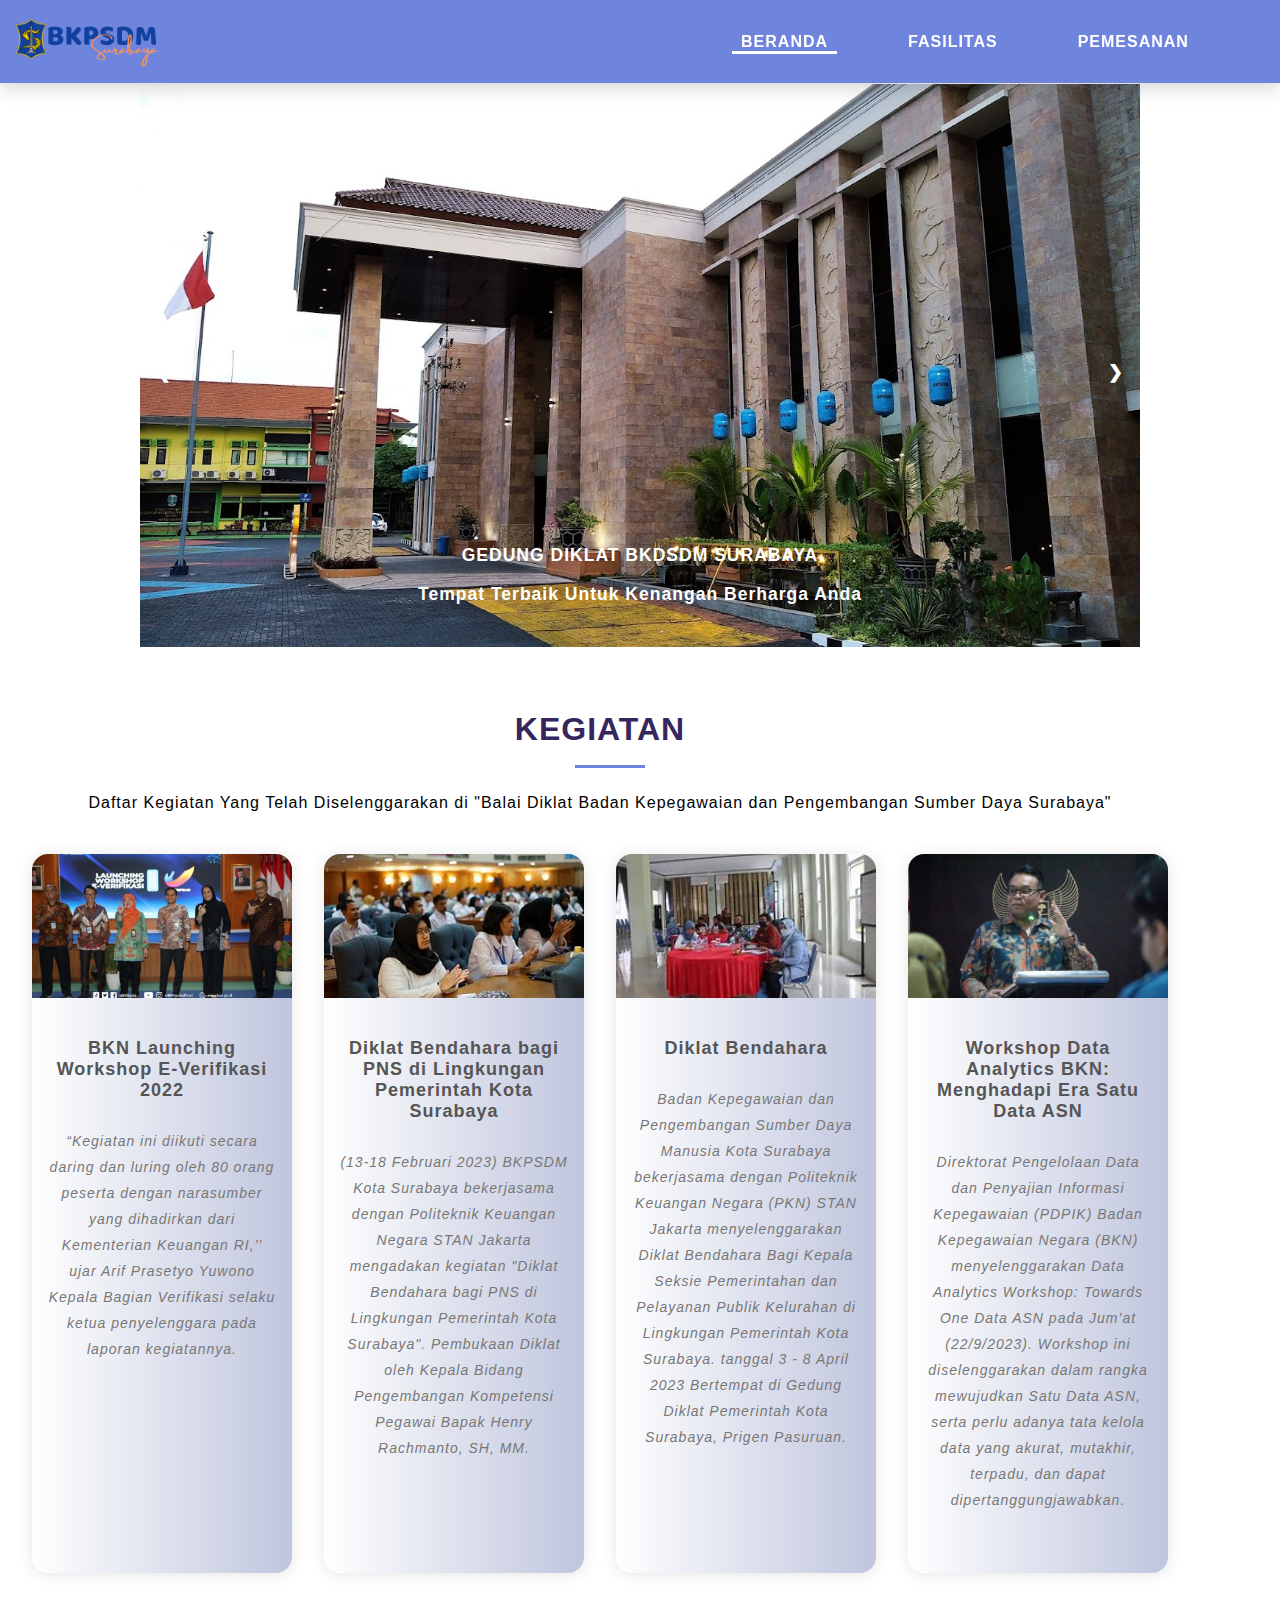
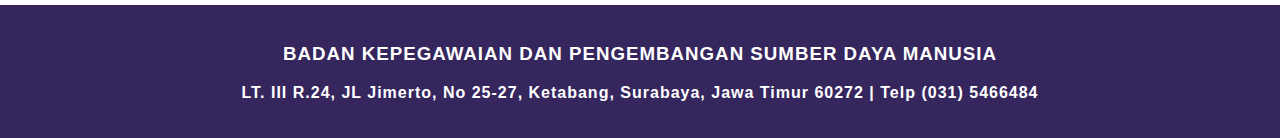
<file: public/index.html>
<!DOCTYPE html>
<html lang="id">
  <head>
    <meta charset="UTF-8" />
    <meta name="viewport" content="width=device-width, initial-scale=1.0" />
    <meta http-equiv="X-UA-Compatible" content="ie=edge" />
    <link rel="stylesheet" href="../src/css/styles.css" />
    <title>Balai Diklat Surabaya</title>
  </head>
  <body>
    <header>
      <nav>
        <div class="logo">
          <a style="height: 5rem" href="https://bkd.surabaya.go.id/"
            ><img src="../src/assets/logo.png" alt="Logo Image"
          /></a>
        </div>
        <div class="hamburger">
          <div class="line1"></div>
          <div class="line2"></div>
          <div class="line3"></div>
        </div>
        <ul class="nav-links">
          <li><a id="navTab1" class="active" href="#">Beranda</a></li>
          <li><a id="navTab2" href="#">fasilitas</a></li>
          <li><a id="navTab3" class="navTab3" href="#">Pemesanan</a></li>
        </ul>
      </nav>
    </header>
    <main>
      <section id="tab1">
        <div class="slideshow-container">
          <div class="mySlides1">
            <img
              src="../src/assets/LOKASI.jpg"
              alt="slideshow1"
              style="width: 100%"
            />
            <div class="text">
              <h3>
                <a
                  href="https://www.google.com/maps/place/Badan+Pengembangan+Sumber+Daya+Manusia+Provinsi+Jawa+Timur/@-7.2679187,112.6056307,13z/data=!4m10!1m2!2m1!1sbadan+kepegawaian+dan+pengembangan+sumber+daya+manusia+kota+surabaya!3m6!1s0x2dd7fe8322a0a42d:0x7bd31368b05ee1d8!8m2!3d-7.2679187!4d112.6777285![base64]!16s%2Fg%2F1hdyx6rjw?entry=ttu"
                  >GEDUNG DIKLAT BKDSDM SURABAYA</a
                >
                <p>Tempat Terbaik Untuk Kenangan Berharga Anda</p>
              </h3>
            </div>
          </div>

          <div class="mySlides1">
            <img
              src="../src/assets/RUANGAN.jpg"
              alt="slideshow2"
              style="width: 100%"
            />
            <div class="text">
              <h3>
                <a href="section ">TEMPAT YANG AMAN DAN NYAMAN</a>
                <p>Bersih dan jauh dari mobilitas manusia</p>
              </h3>
            </div>
          </div>

          <div class="mySlides1">
            <img
              src="../src/assets/KEGIATAN.jpg"
              alt="slideshow3"
              style="width: 100%"
            />
            <div class="text">
              <h3>
                <a href="section ">KEGIATAN</a>
                <p>Tersedia Untuk Segala Acara Anda</p>
              </h3>
            </div>
          </div>

          <a class="prev" onclick="plusSlides(-1, 0)">&#10094;</a>
          <a class="next" onclick="plusSlides(1, 0)">&#10095;</a>
        </div>

        <section class="kegiatan">
          <div class="container">
            <div class="section-title">
              <h2>Kegiatan</h2>
              <p>
                Daftar Kegiatan Yang Telah Diselenggarakan di "Balai Diklat
                Badan Kepegawaian dan Pengembangan Sumber Daya Surabaya"
              </p>
            </div>
            <div class="card1">
              <img src="../src/assets/kegiatan1.jpg" alt="" width="600" />
              <div class="card1-body">
                <h4>BKN Launching Workshop E-Verifikasi 2022</h4>
                <p>
                  “Kegiatan ini diikuti secara daring dan luring oleh 80 orang
                  peserta dengan narasumber yang dihadirkan dari Kementerian
                  Keuangan RI,’’ ujar Arif Prasetyo Yuwono Kepala Bagian
                  Verifikasi selaku ketua penyelenggara pada laporan
                  kegiatannya.
                </p>
              </div>
            </div>

            <div class="card1">
              <img src="../src/assets/kegiatan2.jpg" alt="" width="600" />
              <div class="card1-body">
                <h4>
                  Diklat Bendahara bagi PNS di Lingkungan Pemerintah Kota
                  Surabaya
                </h4>
                <p>
                  (13-18 Februari 2023) BKPSDM Kota Surabaya bekerjasama dengan
                  Politeknik Keuangan Negara STAN Jakarta mengadakan kegiatan
                  "Diklat Bendahara bagi PNS di Lingkungan Pemerintah Kota
                  Surabaya". Pembukaan Diklat oleh Kepala Bidang Pengembangan
                  Kompetensi Pegawai Bapak Henry Rachmanto, SH, MM.
                </p>
              </div>
            </div>

            <div class="card1">
              <img src="../src/assets/kegiatan3.jpg" alt="" width="600" />
              <div class="card1-body">
                <h4>Diklat Bendahara</h4>
                <p>
                  Badan Kepegawaian dan Pengembangan Sumber Daya Manusia Kota
                  Surabaya bekerjasama dengan Politeknik Keuangan Negara (PKN)
                  STAN Jakarta menyelenggarakan Diklat Bendahara Bagi Kepala
                  Seksie Pemerintahan dan Pelayanan Publik Kelurahan di
                  Lingkungan Pemerintah Kota Surabaya. tanggal 3 - 8 April 2023
                  Bertempat di Gedung Diklat Pemerintah Kota Surabaya, Prigen
                  Pasuruan.
                </p>
              </div>
            </div>

            <div class="card1">
              <img src="../src/assets/kegiatan4.jpg" alt="" width="600" />
              <div class="card1-body">
                <h4>
                  Workshop Data Analytics BKN: Menghadapi Era Satu Data ASN
                </h4>
                <p>
                  Direktorat Pengelolaan Data dan Penyajian Informasi
                  Kepegawaian (PDPIK) Badan Kepegawaian Negara (BKN)
                  menyelenggarakan Data Analytics Workshop: Towards One Data ASN
                  pada Jum’at (22/9/2023). Workshop ini diselenggarakan dalam
                  rangka mewujudkan Satu Data ASN, serta perlu adanya tata
                  kelola data yang akurat, mutakhir, terpadu, dan dapat
                  dipertanggungjawabkan.
                </p>
              </div>
            </div>
          </div>
        </section>
      </section>

      <section id="tab2" style="display: none">
        <div class="modul section-title" id="modul">
          <h2>List Service</h2>
          <p>
            Daftar Fasilitas Yang Tersedia di "Balai Diklat Badan Kepegawaian
            dan Pengembangan Sumber Daya Surabaya"
          </p>

          <p>Fasilitas Utama</p>
          <div class="modul-box-utama">
            <li class="card">
              <img src="../src/assets/pernikahan.png" alt="pernikahan" />
              <h3>Graha utama untuk seminar</h3>
              <p>Harga: Rp 3,500,000 / hari</p>
              <a href="#" class="pesan-button navTab3">Pesan</a>
            </li>
            <li class="card">
              <img src="../src/assets/wisuda.jpeg" alt="wisuda" />
              <h3>Graha utama untuk lomba, pentas seni, dll</h3>
              <p>Harga: Rp 4,000,000 / hari</p>
              <a href="#" class="pesan-button navTab3">Pesan</a>
            </li>
            <li class="card">
              <img src="../src/assets/akadnikah.jpeg" alt="akadnikah" />
              <h3>Graha utama untuk pernikahan</h3>
              <p>Harga: Rp 5,000,000 / hari</p>
              <a href="#" class="pesan-button navTab3">Pesan</a>
            </li>
          </div>

          <p>Fasilitas Tambahan</p>
          <div class="modul-box-tambahan">
            <li class="card">
              <img
                src="../src/assets/listriktambahan.jpeg"
                alt="listriktambahan"
              />
              <h3>Listrik Tambahan (1.500 s.d 3.000 watt)</h3>
              <p>Harga: Rp 180,000</p>
              <a href="#" class="pesan-button navTab3">Pesan</a>
            </li>
            <li class="card">
              <img
                src="../src/assets/listriktambahan2.jpeg"
                alt="listriktambahan"
              />
              <h3>Listrik Tambahan (3.000 watt s.d 10.000 watt)</h3>
              <p>Harga: Rp 350,000</p>
              <a href="#" class="pesan-button navTab3">Pesan</a>
            </li>
            <li class="card">
              <img src="../src/assets/panggung.jpeg" alt="panggung" />
              <h3>Panggung Hiburan Band / Karawitan</h3>
              <p>Harga: Rp 370,000</p>
              <a href="#" class="pesan-button navTab3">Pesan</a>
            </li>
            <li class="card">
              <img src="../src/assets/kantin.jpg" alt="kantin" />
              <h3>Kantin</h3>
              <p>Harga: Rp 1.350,000</p>
              <a href="#" class="pesan-button navTab3">Pesan</a>
            </li>
            <li class="card">
              <img src="../src/assets/ruangrapat.jpg" alt="ruang rapat" />
              <h3>Ruang Rapat</h3>
              <p>Harga: Rp 370,000</p>
              <a href="#" class="pesan-button navTab3">Pesan</a>
            </li>
            <li class="card">
              <img
                src="../src/assets/ruangrapatbesar.jpg"
                alt="ruang rapat besar"
              />
              <h3>Ruang Rapat Besar</h3>
              <p>Harga: Rp 390,000</p>
              <a href="#" class="pesan-button navTab3">Pesan</a>
            </li>
            <li class="card">
              <img
                src="../src/assets/ruangmultimedia.jpg"
                alt="ruang multimedia"
              />
              <h3>Ruang Multimedia</h3>
              <p>Harga: Rp 350,000</p>
              <a href="#" class="pesan-button navTab3">Pesan</a>
            </li>
            <li class="card">
              <img src="../src/assets/lapangan.jpg" alt="lapangan" />
              <h3>Lapangan</h3>
              <p>Harga: Rp 200,000</p>
              <a href="#" class="pesan-button navTab3">Pesan</a>
            </li>
            <li class="card">
              <img src="../src/assets/laptenis.jpg" alt="lapangan tenis" />
              <h3>Lapangan Tenis</h3>
              <p>Harga: Rp 270,000</p>
              <a href="#" class="pesan-button navTab3" id="link-pemesanan"
                >Pesan</a
              >
            </li>
          </div>
        </div>
      </section>

      <section id="tab3" style="display: none">
        <div class="section-title">
          <h2>Jadwal pemesanan</h2>
          <p>
            Kalender kegiatan "Balai Diklat Badan Kepegawaian dan Pengembangan
            Sumber Daya Surabaya"
          </p>
          <br />
        </div>

        <div class="book-container">
          <div class="kalender">
            <iframe
              src="https://calendar.google.com/calendar/embed?height=600&wkst=1&bgcolor=%23c7cce2&ctz=Asia%2FJakarta&showTitle=0&showPrint=0&showTabs=0&showCalendars=0&src=NTBjNGI3YWJmNGIzYjE5YWY4YzgzZDI1YzhiOTU1NTk3ZWEwMjRiMDU1NWY5ODhmNjQ0OTg2OWUxY2I4NWIxZUBncm91cC5jYWxlbmRhci5nb29nbGUuY29t&src=N2I2OGI3ZjcwN2I4ZWNmY2IwZjM3MmQwMzBmZDY5ZmFmMzE1ZWUyZjJmMzc2MGZkMGYwMmMyNDY2ZmRiNjg5MUBncm91cC5jYWxlbmRhci5nb29nbGUuY29t&src=N2JjNjkyMjgyMDhmODk3ZjAyZTM2Mzk2ZWM0MWFkNTBlYTkxNmZkNmY1MmUxZGI3YTE4ZTQ4MGQ2ZmZkNDhmOUBncm91cC5jYWxlbmRhci5nb29nbGUuY29t&src=YWNlMmEzODYwMjlkZDE1ZGU1ZDg2YmJkN2MyY2U5MzQxNDcwODhkYzFiOWFkMjU1ZmU5ODIxZTI2NDBiMjg3ZEBncm91cC5jYWxlbmRhci5nb29nbGUuY29t&src=OGExMzEwNDUxYWZhYjc2YTgyMzI1MDZiZDgyOTNlNGU5Mjg5ZDJmMzhjYmFmYjE0M2U2MzgxZjU5ZjllMzU4ZUBncm91cC5jYWxlbmRhci5nb29nbGUuY29t&src=NDg0MDI5N2VmNDYwMDFmYmFmYTA4NGM2YTJhYzNjZmM5MjJkMjYzNGI1ODA3MjU1MzNmMDczZWZkNTI0MTI5MEBncm91cC5jYWxlbmRhci5nb29nbGUuY29t&color=%2333B679&color=%23D50000&color=%23F6BF26&color=%239e69af&color=%23616161&color=%23795548"
              style="border: solid 1px #777"
              width="100%"
              height="400"
              frameborder="0"
              scrolling="no"
            ></iframe>
          </div>

          <div class="card-block">
            <div class="row">
              <div class="col-md-6">
                <div class="my-2">
                  <span
                    class="badge badge-default mr-2"
                    style="
                      background: white;
                      color: transparent;
                      border: 1px solid #ccc;
                    "
                    >Default</span
                  >
                  Tersedia
                </div>
                <div class="my-2">
                  <span
                    class="badge badge-default mr-2"
                    style="background: #33b679; color: transparent"
                    >Default</span
                  >
                  Diklat
                </div>
                <div class="my-2">
                  <span
                    class="badge badge-default mr-2"
                    style="background: #9e69af; color: transparent"
                    >Default</span
                  >
                  Pentas Seni
                </div>
                <div class="my-2">
                  <span
                    class="badge badge-default mr-2"
                    style="background: #f6bf26; color: transparent"
                    >Default</span
                  >
                  Lomba
                </div>
                <div class="my-2">
                  <span
                    class="badge badge-default mr-2"
                    style="background: #616161; color: transparent"
                    >Default</span
                  >
                  Rapat
                </div>
                <div class="my-2">
                  <span
                    class="badge badge-default mr-2"
                    style="background: #795548; color: transparent"
                    >Default</span
                  >
                  Seminar
                </div>
                <div class="my-2">
                  <span
                    class="badge badge-default mr-2"
                    style="background: #cc042c; color: transparent"
                    >Default</span
                  >
                  Libur
                </div>
              </div>
            </div>
          </div>
        </div>

        <div class="my-date-picker-container">
          <div class="date-container">
            <div class="my-date-picker">
              <label for="tgl-mulai"
                >Tanggal mulai:<br />
                <input id="tgl-mulai-label" type="date" name="" value="" />
              </label>
            </div>
            <div class="my-date-picker">
              <label for="tgl-selesai"
                >Tanggal selesai:<br />
                <input id="tgl-selesai-label" type="date" name="" value="" />
              </label>
            </div>
          </div>
          <div class="centered-button">
            <button type="submit" id="cek-tgl">Cek tanggal</button>
          </div>
        </div>

        <div class="cek-riwayat-container">
          <p>Cek riwayat pendaftaran anda</p>

          <div class="cek-riwayat">
            <div class="cek-box">
              <label for="tgl-selesai"
                >Masukkan email yang terdaftar:<br />
                <input id="email-cek" type="email" name="" value="" />
              </label>
            </div>
            <div class="centered-button">
              <button type="submit" id="cek-email">Cek email</button>
            </div>
          </div>
        </div>
        <div
          class="table-container"
          id="table-cek-riwayat"
          style="display: none"
        >
          <table class="table-cek-riwayat" cellspacing="0" cellpadding="3">
            <thead>
              <tr>
                <th width="5%">NO.</th>
                <th width="25%">KEGIATAN</th>
                <th width="25%">TANGGAL MULAI</th>
                <th width="25%">TANGGAL SELESAI</th>
                <th width="20%">STATUS APPROVE</th>
              </tr>
            </thead>
            <tbody>
              <tr>
                <td></td>
                <td></td>
                <td></td>
                <td></td>
                <td><p></p></td>
              </tr>
            </tbody>
          </table>
        </div>
      </section>

      <div id="modalTgl" class="modal">
        <!-- Modal content -->
        <div class="modal-content">
          <span class="close">&times;</span>
          <h2>Status Cek</h2>
          <p></p>
          <a href="#tab3" class="pesan" id="not-available" style="display: none"
            >Cek Lagi</a
          >
          <a href="form.html" class="pesan" id="pesan" style="display: none"
            >Lakukan Pemesanan</a
          >
        </div>
      </div>

      <footer>
        <h3>BADAN KEPEGAWAIAN DAN PENGEMBANGAN SUMBER DAYA MANUSIA</h3>
        <p>
          LT. III R.24, JL Jimerto, No 25-27, Ketabang, Surabaya, Jawa Timur
          60272 | Telp (031) 5466484
        </p>
      </footer>
      <script src="../src/script.js"></script>
    </main>
  </body>
</html>
</file>
<file: src/css/styles.css>
*,
*::before,
*::after {
  box-sizing: border-box;
}

main {
  width: 100vw;
  margin-top: 5.25rem;
  overflow-x: hidden;
}

header {
  position: fixed;
  top: 0;
  left: 0;
  width: 100%;
  z-index: 10;
}

/* css web */
body {
  display: flex;
  align-items: center;
  justify-content: center;
  font-family: sans-serif;
  letter-spacing: 1px;
  font-weight: 300;
  margin: 0;
  padding: 0;
}

nav {
  height: 5.2rem;
  width: 100vw;
  background-color: #6e84dd;
  box-shadow: 0 3px 20px rgba(0, 0, 0, 0.2);
  display: flex;
  justify-content: space-between;
  position: fixed;
  z-index: 10;
}

/*Styling logo*/
.logo {
  padding: 1vh 1vw;
  text-align: center;
}
.logo img {
  height: 4rem;
  width: 100%;
}

/*Styling Links*/
.nav-links {
  display: flex;
  list-style: none;
  margin-right: 20px;
  width: 50vw;
  padding-left: 50px;
  justify-content: space-evenly;
  align-items: center;
  text-transform: uppercase;
  font-weight: bold;
}
.nav-links li {
  position: relative;
}
.nav-links li a {
  color: #fff;
  font-size: medium;
  text-decoration: none;
  margin: 0 0.7vw;
}
.nav-links li a:hover {
  background-position: 0;
}
.nav-links li a::before {
  content: "";
  background: #fff;
  display: block;
  position: absolute;
  bottom: -3px;
  left: 0;
  width: 0;
  height: 3px;
  transition: all 0.3s ease-in-out;
}
.nav-links li a:hover::before {
  width: 100%;
}

.nav-links li a.active::before {
  width: 100%;
}

/*Styling Hamburger Icon*/
.hamburger div {
  width: 30px;
  height: 3px;
  background: #fff;
  margin: 5px;
  transition: all 0.3s ease;
}
.hamburger {
  display: none;
}

/*Animating Hamburger Icon on Click*/
.toggle .line1 {
  transform: rotate(-45deg) translate(-5px, 6px);
}
.toggle .line2 {
  transition: all 0.7s ease;
  width: 0;
}
.toggle .line3 {
  transform: rotate(45deg) translate(-5px, -6px);
}

/* Slideshow container */
.slideshow-container {
  max-width: 1000px;
  position: relative;
  margin: auto;
}

/* Caption text */
.text {
  color: white;
  font-size: 15px;
  padding-top: 20px;
  padding-bottom: 20px;
  position: absolute;
  bottom: 8px;
  width: 100%;
  text-align: center;
}

/* Next & previous buttons */
.prev,
.next {
  cursor: pointer;
  position: absolute;
  top: 50%;
  width: auto;
  padding: 16px;
  margin-top: -22px;
  color: white;
  font-weight: bold;
  font-size: 18px;
  transition: 0.6s ease;
  border-radius: 0 3px 3px 0;
  user-select: none;
}

/* Position the "next button" to the right */
.next {
  right: 0;
  border-radius: 3px 0 0 3px;
}

/* On hover, add a grey background color */
.prev:hover,
.next:hover {
  background-color: #f1f1f1;
  color: #6e84dd;
}

.text a {
  color: white;
  text-decoration: none;
}

/* On hover, remove background color and change text color */
.prev:hover,
.next:hover {
  background-color: transparent;
  color: white;
}

/* tab 2 fasilitas */

.modul h2 {
  display: flex;
  align-items: center;
  justify-content: center;
}

.modul p:nth-of-type(n + 2) {
  text-align: center;
  font-size: 20px;
  font-weight: bold;
  text-transform: uppercase;
  color: #35265e;
  margin-top: 25px;
}

.modul-box-utama,
.modul-box-tambahan {
  display: flex;
  justify-content: space-around;
  flex-wrap: wrap;
  gap: 20px;
  padding: 10px;
}

.modul .card {
  margin-bottom: 1rem;
  display: flex;
  flex-direction: column;
  align-items: center;
  text-align: center;
  margin-bottom: 1rem;
  min-height: 65vh;

  width: 30%;
  min-width: 260px;
  background-color: #c7cce2;
  border-radius: 12px;
  box-shadow: 8px 8px 8px 0 rgba(0, 0, 0, 0.2);
  text-decoration: none;
  color: #263571;
  transition: background-color 0.3s ease;
  padding-bottom: 1rem;
  overflow: hidden;
}

/* Saat card dihover, latar belakang dan bayangan box diubah */
.modul .card:hover {
  background-color: #6e84dd;
  box-shadow: 10px 10px 20px 0;
}

/* Pada teks dalam card */
.modul .card h3,
.modul .card p {
  margin: 0;
  padding: 1rem;
  transition: color 0.3s; /* Efek transisi saat mengubah warna teks */
}

/* Saat card dihover, ubah warna teks menjadi putih */
.modul .card:hover h3,
.modul .card:hover p {
  color: #e6e4e4;
}

.card img {
  width: 100%;
  border-radius: 12px 12px 0 0;
}

.pesan-button {
  background-color: #35265e;
  color: #fff;
  padding: 0.5rem 1rem;
  border: none;
  border-radius: 4px;
  cursor: pointer;
  transition: background-color 0.3s ease;
  text-decoration: none;
  margin-top: auto;
}

footer {
  padding: 20px;
  color: #fff;
  background-color: #35265e;
  text-align: center;
  font-weight: bold;
  margin-top: 20px;
  /* max-height: 15vw; */
}

/*--------------------------------------------------------------
# Sections General
--------------------------------------------------------------*/

.section-title {
  text-align: center;
  padding-bottom: 10px;
}

.section-title h2 {
  font-size: 32px;
  font-weight: bold;
  text-transform: uppercase;
  margin-top: 1.2rem;
  padding-bottom: 20px;
  position: relative;
  color: #35265e;
}

.section-title h2::after {
  content: "";
  position: absolute;
  display: block;
  width: 70px;
  height: 3px;
  background: #6e84dd;
  bottom: 0;
  left: calc(50% - 25px);
}

.section-title p {
  margin-bottom: 0;
}

/*--------------------------------------------------------------
# kegiatan
--------------------------------------------------------------*/
.kegiatan {
  padding-top: 1vh;
}

.container {
  display: flex;
  flex-wrap: wrap;
  justify-content: center;
  max-width: 1200px;
  margin-block: 2rem;
  gap: 2rem;
}

.kegiatan .card1 {
  display: flex;
  flex-direction: column;
  width: 260px;
  overflow: hidden;
  box-shadow: 0 0.1rem 1rem rgba(0, 0, 0, 0.1);
  border-radius: 1em;
  background: #6e84dd;
  background: linear-gradient(to right, #ffffff, #bfc5dd);
  align-items: center;
  text-align: center;
}

.kegiatan .card1 img {
  width: 100%;
  max-height: 20%;
  object-fit: cover;
  display: block;
}

.kegiatan .card1-body {
  padding: 1rem;
  display: flex;
  flex-direction: column;
  gap: 0.5rem;
}

.kegiatan .card1 .card1-body h4 {
  font-weight: 700;
  margin-bottom: 5px;
  font-size: 18px;
  color: #555555;
}

.kegiatan .card1 .card1-body p {
  font-style: italic;
  font-size: 14px;
  line-height: 26px;
  color: #777777;
}

/*--------------------------------------------------------------
# Booking
--------------------------------------------------------------*/

.kalender {
  width: 75%;
}

.book-container {
  border: 3px solid #ccc;
  border-radius: 10px;
  display: flex;
  justify-content: space-between;
  margin-inline: 20px;
  padding: 10px;
}

.card-block {
  width: 25%;
  padding-top: 8px;
}

.badge {
  padding: 5px 10px;
  border-radius: 5px;
  font-weight: bold;
  color: white;
  margin-right: 15px;
}

.row {
  width: 100%;
}

.my-2 {
  margin: 0px 0px 20px 55px;
}

.my-date-picker-container {
  padding: 10px;
  text-align: center;
  margin-inline: 10px;
}

.date-container {
  display: flex;
  justify-content: space-around;
  align-items: center;
}

.my-date-picker {
  padding-bottom: 15px;
}

label {
  font-weight: bold;
}

input[type="date"] {
  margin-top: 10px;
  padding: 5px;
  width: 40vw;
}

.centered-button {
  text-align: center;
  padding-top: 10px;
  padding-bottom: 10px;
}

button[type="submit"],
.pesan {
  background-color: #1040a0;
  color: #fff;
  font-weight: bold;
  padding: 10px;
  border: none;
  border-radius: 999px;
  cursor: pointer;
  transition: background-color 0.3s ease;
}

button[type="submit"]:hover,
.pesan:hover {
  background-color: transparent; /* Warna latar belakang yang berbeda saat dihover */
  color: #1040a0; /* Warna teks tetap putih saat dihover */
  border: 1px solid #1040a0;
  box-sizing: border-box;
}

.cek-riwayat-container {
  display: flex;
  justify-content: center;
  align-items: center;
  flex-direction: column;
}

.cek-riwayat {
  width: 40vw;
  border: 3px solid #ccc;
  border-radius: 10px;
  margin-bottom: 20px;
  padding: 10px;
}

.cek-riwayat-container p {
  text-align: center;
  font-size: 20px;
  font-weight: bold;
  text-transform: uppercase;
  color: #35265e;
}

input[type="email"] {
  margin-block: 10px;
  padding: 5px;
  width: 100%;
}

/*table cek riwayat*/
.table-container {
  padding: 20px;
  text-align: center; /* Menengahkan teks dalam container */
}

.table-cek-riwayat {
  width: 100%;
  text-align: center; /* Menengahkan teks dalam tabel */
  border-collapse: collapse; /* Menggabungkan border sel-sel */
  border-radius: 10px; /* Menambahkan border-radius */
  overflow: hidden; /* Menghindari perubahan bentuk saat radius diterapkan */
}

.table-cek-riwayat thead {
  background-color: #6e84dd;
  color: white;
}

.table-cek-riwayat tbody tr:nth-child(odd) {
  background-color: #ededed;
}

.table-cek-riwayat tbody tr:nth-child(even) {
  background-color: white;
}

.table-cek-riwayat td {
  padding: 10px; /* Merapikan padding */
}

/* Tambahkan kode CSS berikut jika ingin menghilangkan border pada sel kosong */
.table-cek-riwayat td:empty {
  border: none;
}

.table-cek-riwayat tbody tr td p {
  margin: 10px;
  font-weight: bold;
  border-radius: 5px;
}

/* The Modal (background) */
.modal {
  display: none;
  position: fixed; /* Stay in place */
  z-index: 1; /* Sit on top */
  left: 0;
  top: 0;
  width: 100%; /* Full width */
  height: 100%; /* Full height */
  overflow: auto; /* Enable scroll if needed */
  background-color: rgb(0, 0, 0); /* Fallback color */
  background-color: rgba(0, 0, 0, 0.4); /* Black w/ opacity */
}

/* Modal Content/Box */
.modal-content {
  background-color: #fefefe;
  margin: 15% auto; /* 15% from the top and centered */
  padding: 15px;
  border: 1px solid #888;
  border-radius: 20px;
  width: 40%; /* Could be more or less, depending on screen size */
}

.modal-content p {
  padding-block: 1rem;
  border-top: 1px solid black;
  border-bottom: 1px solid black;
}

.modal-content .pesan {
  text-decoration: none;
  display: block;
  max-width: 18vw;
  margin-inline: auto;
  text-align: center;
}

/* The Close Button */
.close {
  color: #aaa;
  float: right;
  font-size: 28px;
  font-weight: bold;
}

.close:hover,
.close:focus {
  color: black;
  text-decoration: none;
  cursor: pointer;
}

@media screen and (max-width: 1080px) {
  .book-container {
    flex-direction: column;
    margin-inline: 10px;
  }

  .kalender {
    width: 100%;
    margin-left: 0px;
    padding-inline: 5px;
    margin-bottom: 10px;
  }

  .my-2 {
    margin: 0px 0px 20px 20px; /* Atur margin agar badge pindah ke bawah */
    width: 100vw;
    padding-left: 10px;
  }

  .table-cek-riwayat {
    display: block;
  }
}

@media screen and (max-width: 800px) {
  nav {
    position: fixed;
    z-index: 3;
  }
  .hamburger {
    display: block;
    position: absolute;
    cursor: pointer;
    right: 5%;
    top: 50%;
    transform: translate(-5%, -50%);
    z-index: 2;
    transition: all 0.7s ease;
  }
  .nav-links {
    position: fixed;
    background: #6e84dd;
    height: 100vh;
    width: 100%;
    flex-direction: column;
    clip-path: circle(50px at 90% -20%);
    -webkit-clip-path: circle(50px at 90% -10%);
    transition: all 0.5s ease-out;
    pointer-events: none;
  }
  .nav-links.open {
    clip-path: circle(1000px at 90% -10%);
    -webkit-clip-path: circle(1000px at 90% -10%);
    pointer-events: all;
  }
  .nav-links li {
    opacity: 0;
  }
  .nav-links li:nth-child(1) {
    transition: all 0.3s ease 0.1s;
  }
  .nav-links li:nth-child(2) {
    transition: all 0.3s ease 0.2s;
  }
  .nav-links li:nth-child(3) {
    transition: all 0.3s ease 0.3s;
  }

  .section-title h2 {
    padding-inline: 20px;
  }

  .section-title p {
    padding-inline: 20px;
  }

  li.fade {
    opacity: 1;
  }
  .modul-box .card {
    width: 40%; /* Mengatur lebar elemen tab 2 menjadi 100% saat lebar layar <= 800px */
  }
  .slideshow-container {
    max-width: 100%; /* Sesuaikan dengan lebar layar */
  }

  .mySlides1 {
    display: block; /* Tampilkan slide */
  }
  .prev,
  .next {
    font-size: 14px; /* Sesuaikan ukuran font tombol sebelum dan sesudah */
    padding: 12px; /* Sesuaikan ukuran padding tombol */
    margin-top: -16px; /* Sesuaikan posisi tombol */
  }

  .text {
    display: none;
  }
  /* Sesuaikan posisi tombol panah untuk perangkat seluler */
  .prev {
    left: 0;
    border-radius: 3px 0 0 3px;
  }

  .next {
    right: 0;
    border-radius: 0 3px 3px 0;
  }

  .cek-riwayat {
    width: 80vw;
  }

  .table-cek-riwayat {
    display: flex;
    justify-content: center;
  }

  .table-cek-riwayat thead {
    display: none;
  }

  .table-cek-riwayat tbody {
    max-height: none;
    overflow-y: initial;
  }

  .table-cek-riwayat tbody tr td {
    display: block;
    text-align: center;
  }

  .table-cek-riwayat tbody tr td p {
    margin: 10px 0;
  }

  .modal-content {
    margin: 30% auto; /* 15% from the top and centered */
    width: 90%; /* Could be more or less, depending on screen size */
  }

  .modal-content .pesan {
    max-width: 60vw;
  }
}
</file>
